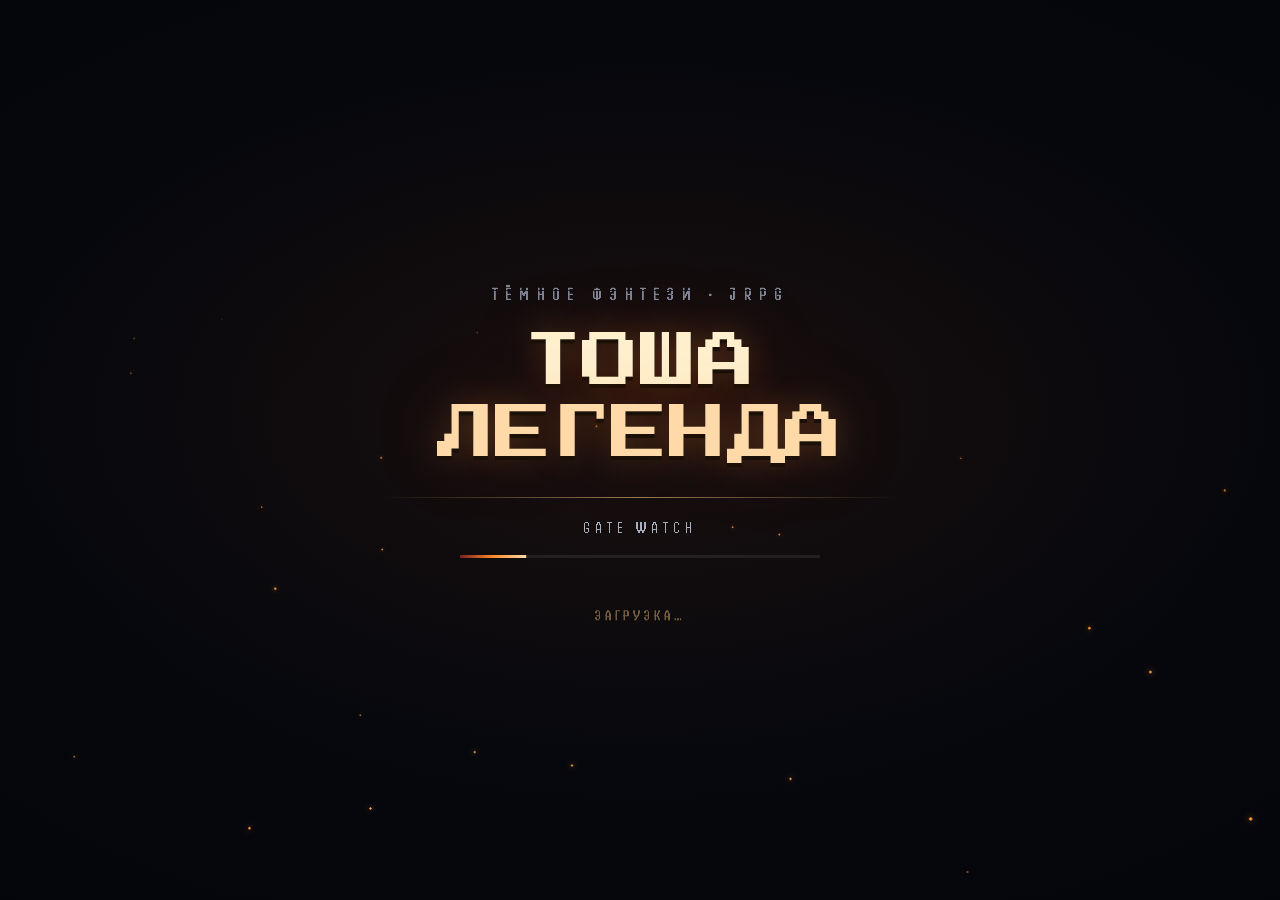
<file: menu-variants/index.html>
<!DOCTYPE html>
<html lang="ru">
<head>
<meta charset="UTF-8">
<meta http-equiv="refresh" content="0; url=variant-b.html">
<title>PC JRPG — меню</title>
</head>
<body>
<p>Открываю меню… <a href="variant-b.html">variant-b.html</a></p>
</body>
</html>
</file>
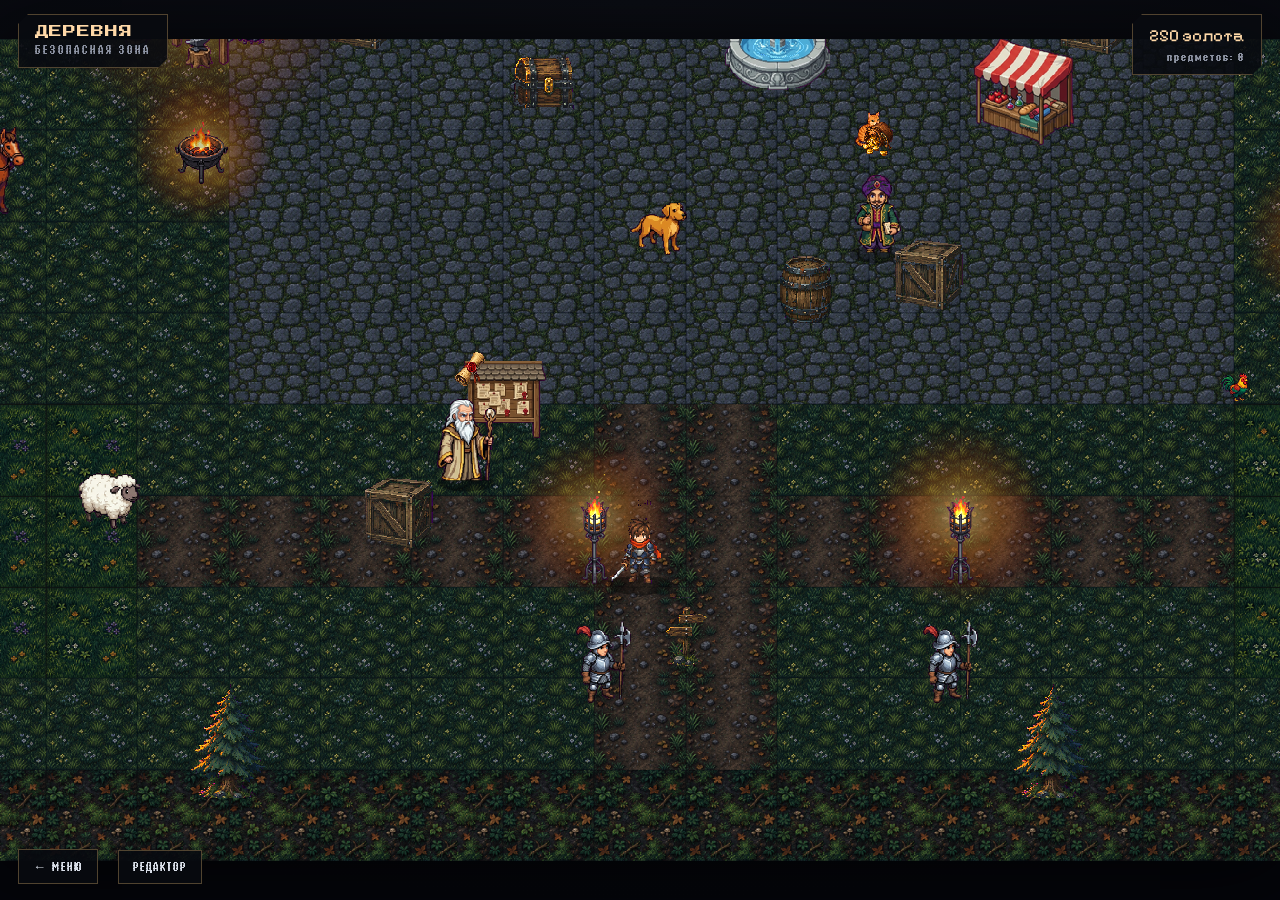
<file: game/village.html>
<!DOCTYPE html>
<html lang="ru">
<head>
<meta charset="UTF-8">
<meta name="viewport" content="width=device-width, initial-scale=1">
<title>Деревня — PC JRPG</title>
<link rel="stylesheet" href="village.css">
</head>
<body>
  <div id="game-wrap">
    <canvas id="game" width="1344" height="864"></canvas>

    <div id="hud">
      <div class="hud-left">
        <div class="hud-area">ДЕРЕВНЯ</div>
        <div class="hud-sub">безопасная зона</div>
      </div>
      <div class="hud-right">
        <div class="hud-gold"><span id="goldValue">250</span> золота</div>
        <div class="hud-inv" id="invValue">предметов: 0</div>
      </div>
    </div>

    <a id="back" href="../menu-variants/variant-b.html">← Меню</a>
    <a id="editor" href="../editor/map-editor.html">Редактор</a>
    <div id="prompt" class="hidden"></div>
    <div id="toast" class="hidden"></div>

    <div id="panel" class="hidden">
      <div id="panel-box">
        <div id="panel-title"></div>
        <div id="panel-body"></div>
        <button id="panel-close" class="px-btn">ЗАКРЫТЬ</button>
      </div>
    </div>
  </div>
<script type="module" src="village.js"></script>
</body>
</html>
</file>
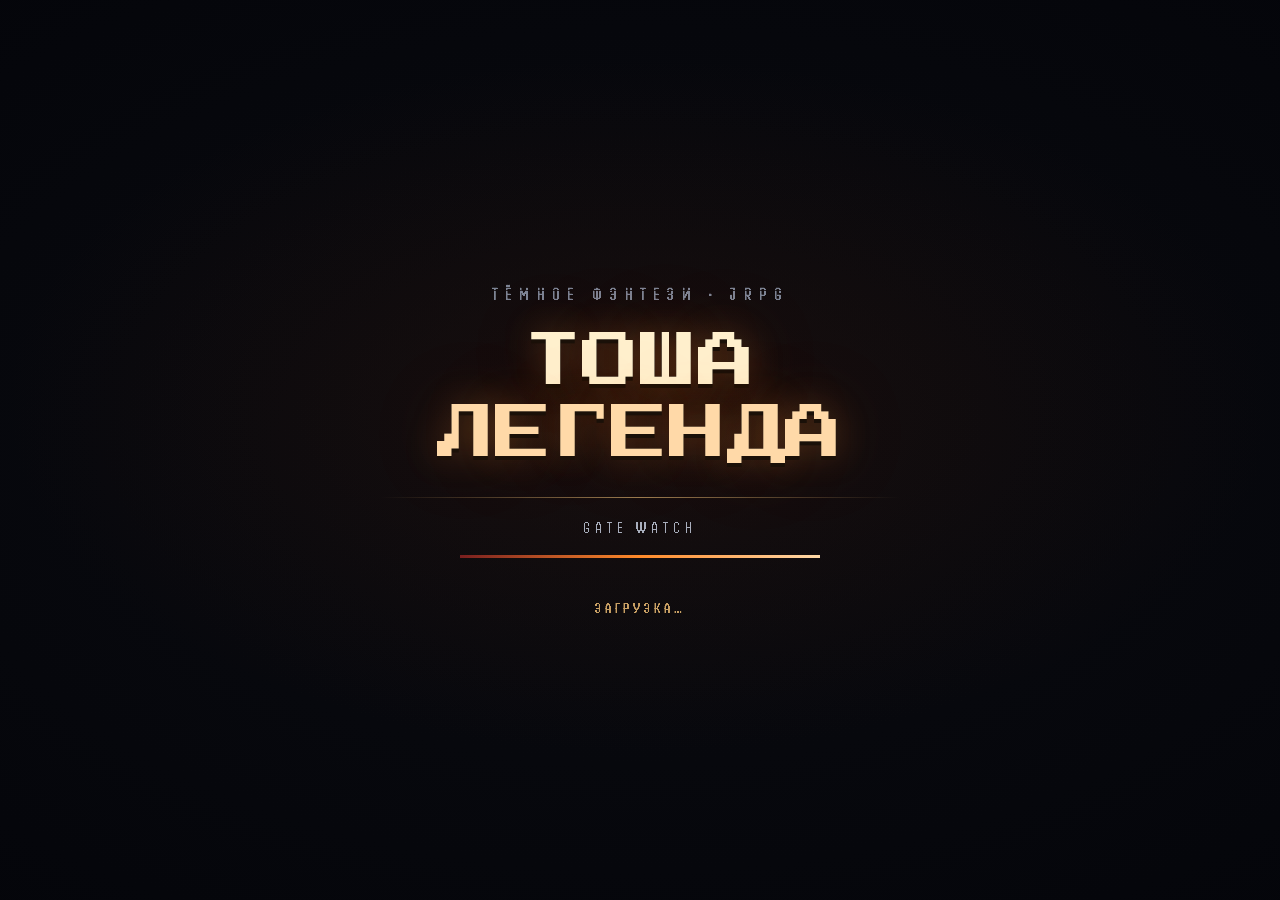
<file: menu-variants/variant-b.html>
<!DOCTYPE html>
<html lang="ru">
<head>
<meta charset="UTF-8">
<meta name="viewport" content="width=device-width, initial-scale=1">
<title>Вариант B — У костра</title>
<link rel="stylesheet" href="shared/menu.css">
<style>
  .stage {
    background-image: url('../public/assets/menu/bg_gate.png');
    background-position: 30% center;
  }

  .title-wrap {
    position: fixed;
    top: 6vh;
    left: 5vw;
    z-index: 12;
  }
  .game-title { font-size: clamp(28px, 4vw, 46px); }
  .tagline { font-size: 15px; margin-top: 14px; }

  .hero {
    --hero-h: 520px;
    --hero-fps: 1.8s;
    right: 7vw;
    bottom: 6vh;
    z-index: 8;
  }

  .menu-wrap {
    position: fixed;
    left: 5vw;
    top: 50%;
    transform: translateY(-50%);
    width: min(430px, 92vw);
    z-index: 14;
  }
  .menu-kicker {
    font-family: 'Handjet', sans-serif;
    font-size: 14px;
    letter-spacing: 5px;
    color: var(--gold-dim);
    text-transform: uppercase;
    margin-bottom: 12px;
    padding-left: 6px;
  }
</style>
</head>
<body>
  <div class="stage"></div>
  <div class="hero" style="--hero-h:520px">
    <div class="hero-shadow"></div>
    <div class="hero-sprite" style="background-image:url('../public/assets/jrpg/hero/idle_left.png')"></div>
  </div>
  <div class="vignette"></div>
  <div class="scanlines"></div>

  <div class="boot" id="boot">
    <div class="boot-inner">
      <div class="boot-kicker">тёмное фэнтези · jrpg</div>
      <div class="boot-logo">ТОША<br><span class="accent">ЛЕГЕНДА</span></div>
      <div class="boot-rule"></div>
      <div class="boot-sub">gate watch</div>
      <div class="boot-bar"><i></i></div>
      <div class="boot-press">ЗАГРУЗКА…</div>
    </div>
  </div>

  <header class="title-wrap">
    <div class="game-title">ТОША <span class="accent">ЛЕГЕНДА</span></div>
    <div class="tagline">врата · ночь · дорога</div>
  </header>

  <main class="menu-shell">
    <div class="menu-wrap">
      <div class="menu-kicker">главное меню</div>
      <nav class="menu-panel">
        <button class="mbtn menu-item" id="newGame" style="--i:0">НАЧАТЬ ПУТЬ<small>новая игра</small></button>
        <button class="mbtn menu-item" id="continueGame" style="--i:1">ПРОДОЛЖИТЬ<small>последний привал</small></button>
        <button class="mbtn menu-item" style="--i:2">ЛАГЕРЬ<small>герои · предметы</small></button>
        <button class="mbtn menu-item" style="--i:3">КАРТА МИРА<small>биомы · локации</small></button>
        <button class="mbtn menu-item" style="--i:4">НАСТРОЙКИ</button>
        <button class="mbtn menu-item" style="--i:5">ВЫХОД</button>
      </nav>
    </div>
  </main>

  <div class="version">PC JRPG · MENU B · v0.1</div>
  <div class="hint">↑ ↓ выбрать · ENTER подтвердить</div>

<script type="module">
  import { initBoot, initMenuNav } from './shared/menu.js';
  initBoot();
  initMenuNav({ axis: 'y' });

  const openVillage = () => { location.href = '../game/village.html'; };
  document.getElementById('newGame')?.addEventListener('click', openVillage);
  document.getElementById('continueGame')?.addEventListener('click', openVillage);
  document.querySelectorAll('.mbtn').forEach((btn) => {
    btn.addEventListener('click', () => {
      btn.classList.add('pressed');
      setTimeout(() => btn.classList.remove('pressed'), 180);
    });
  });
</script>
</body>
</html>
</file>
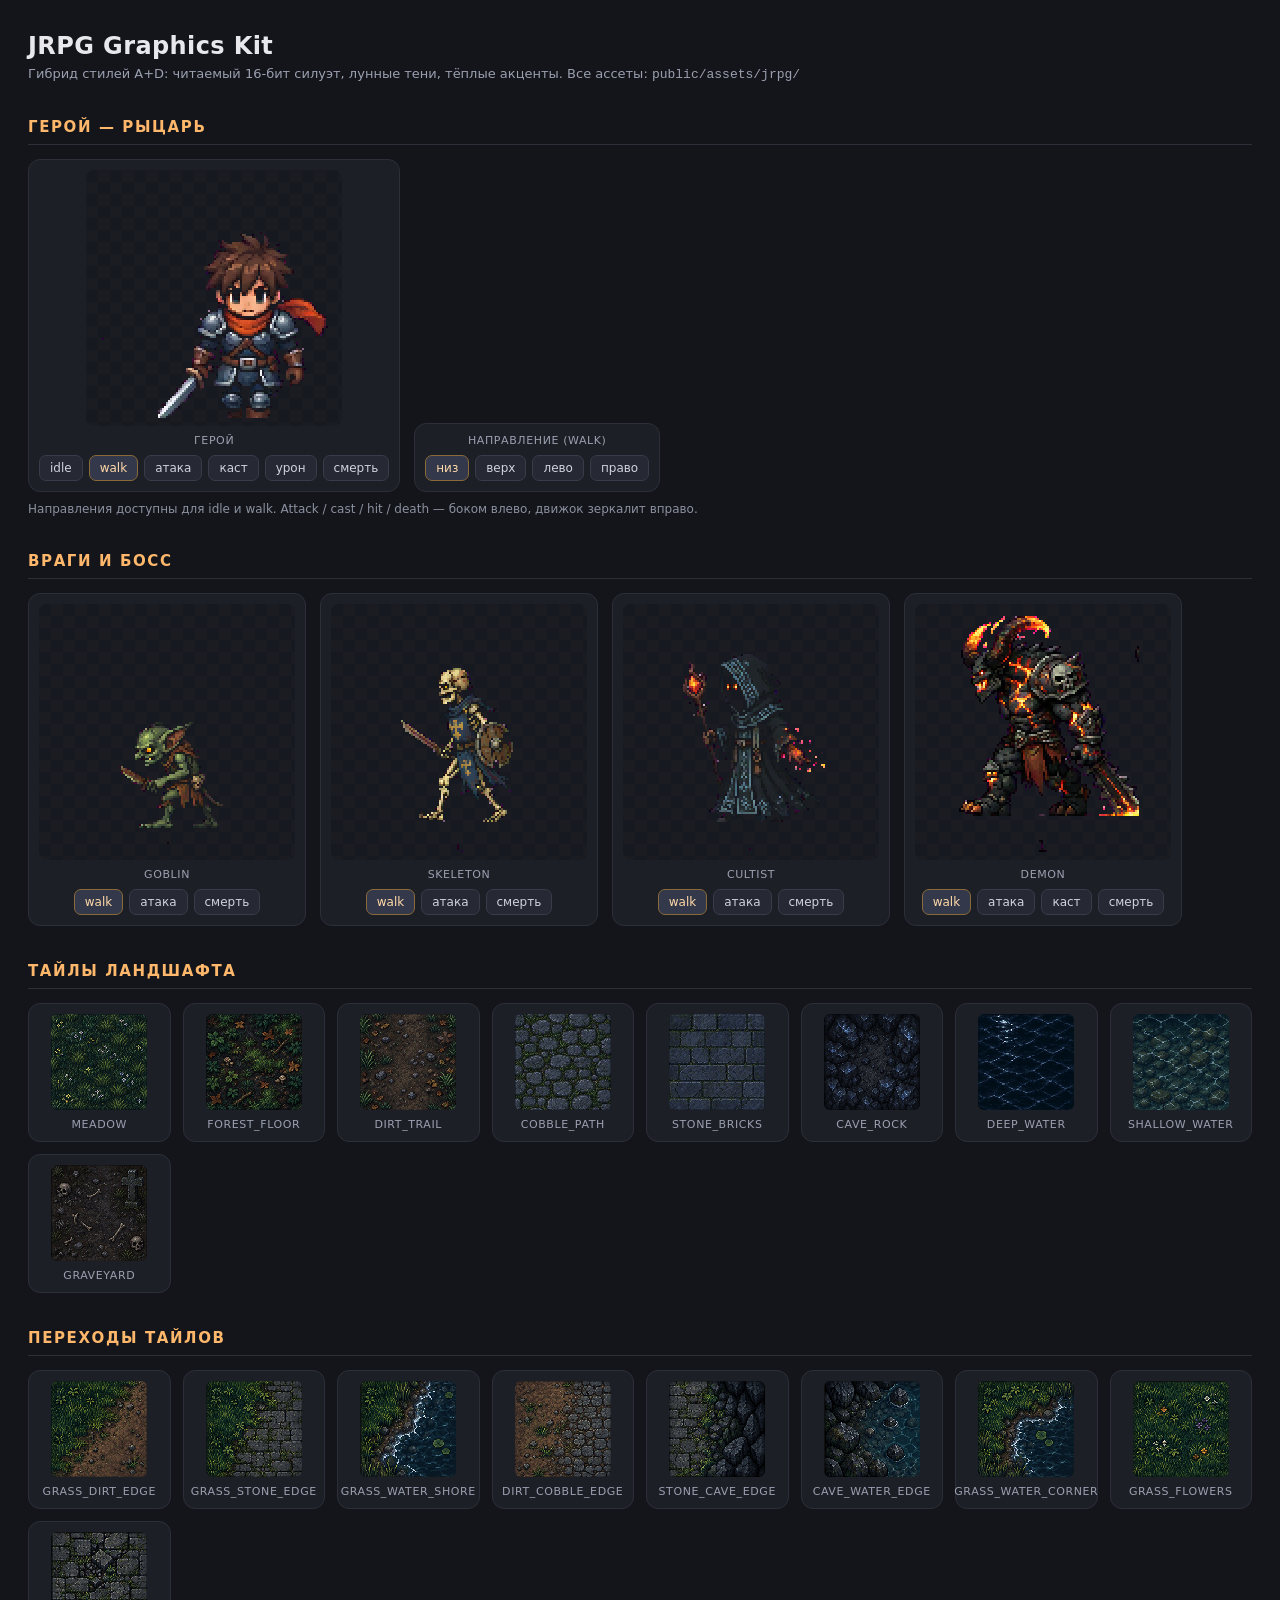
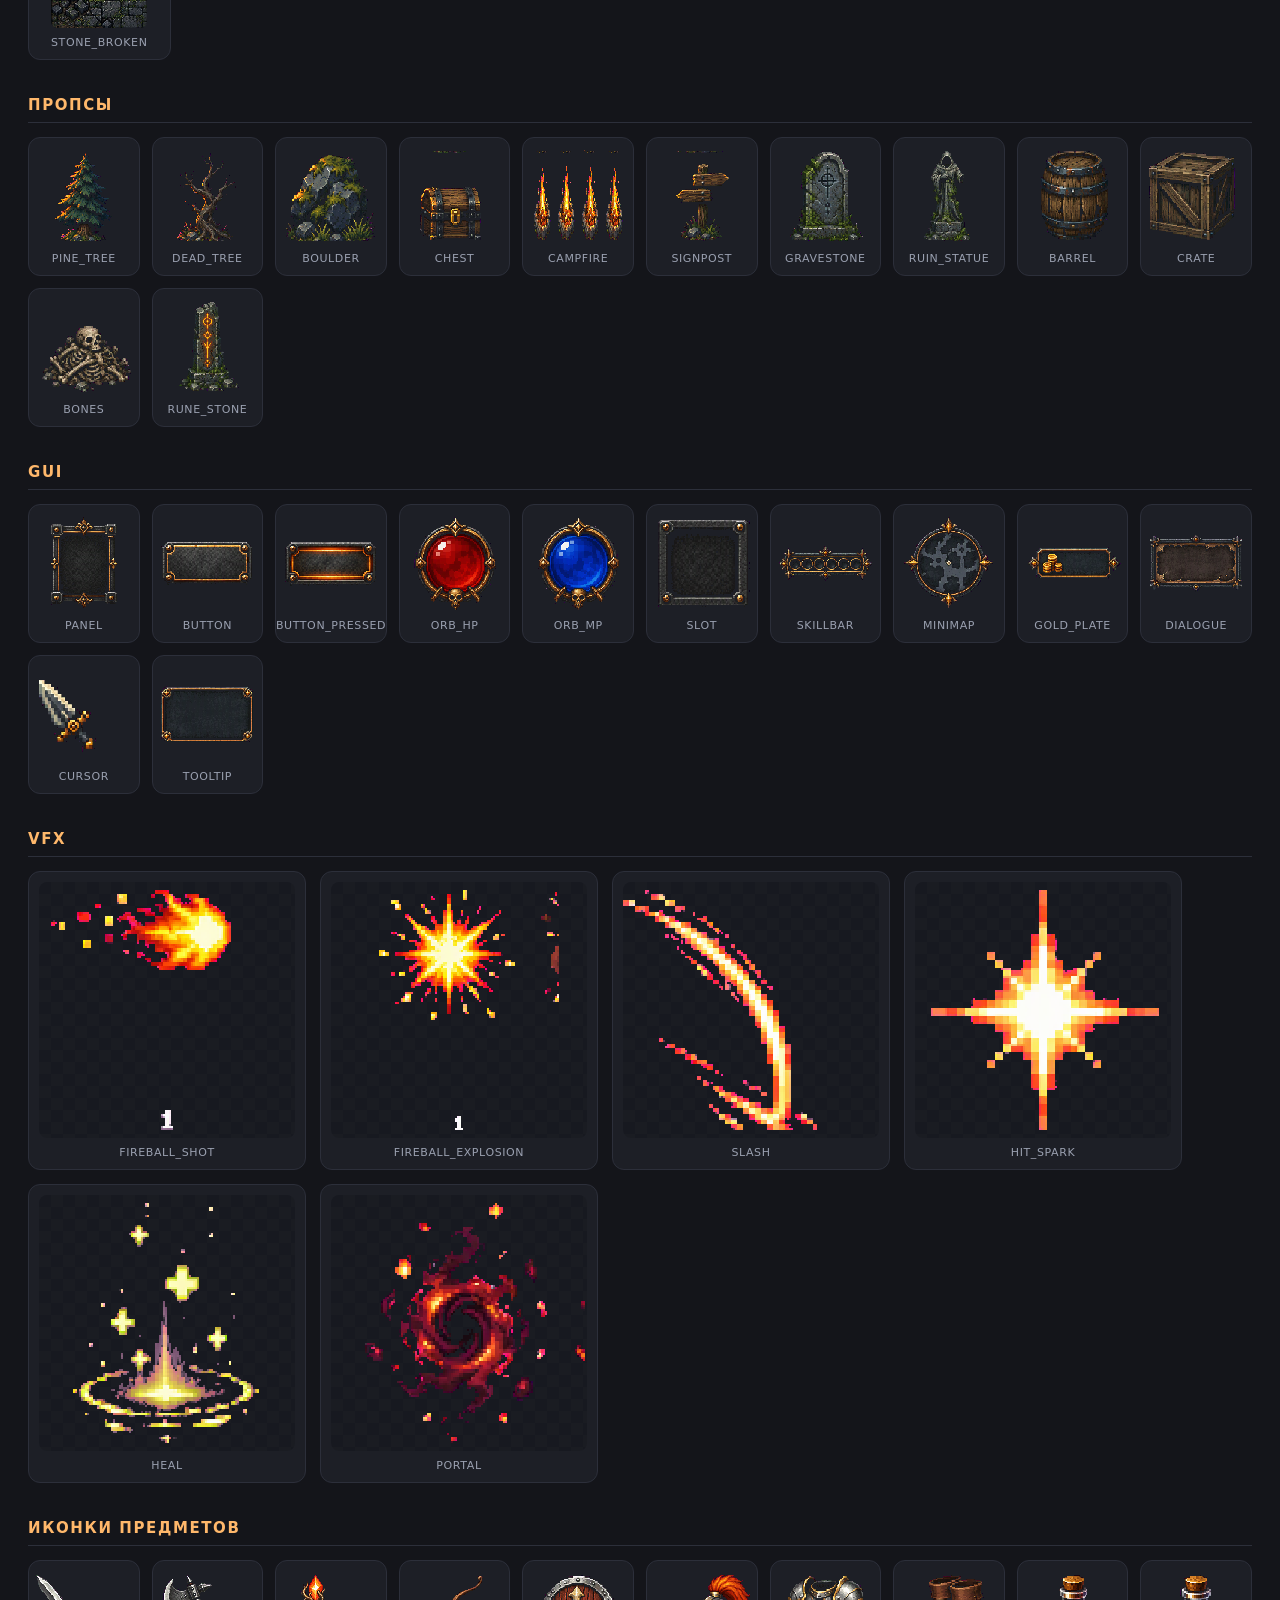
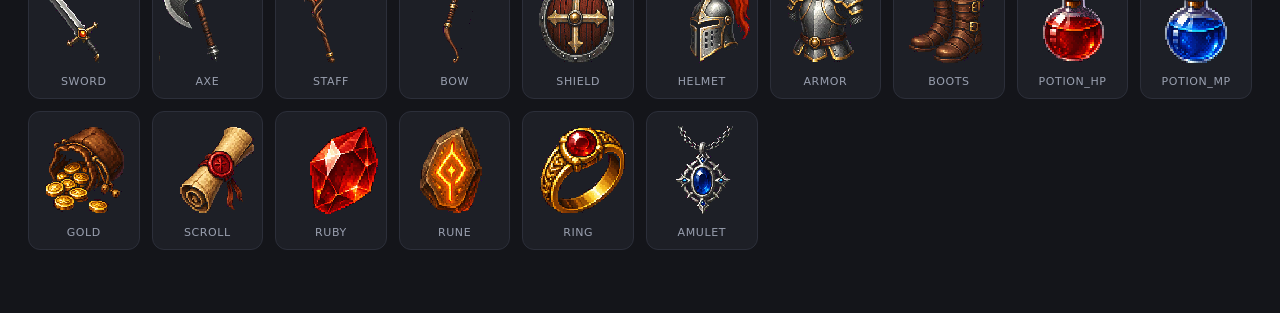
<file: vibe_images/jrpg_preview/preview.html>
<!DOCTYPE html>
<html lang="ru">
<head>
<meta charset="UTF-8">
<meta name="viewport" content="width=device-width, initial-scale=1">
<title>JRPG Graphics Kit — превью ассетов</title>
<style>
  :root { color-scheme: dark; }
  * { box-sizing: border-box; margin: 0; padding: 0; }
  body {
    font-family: "Segoe UI", system-ui, sans-serif;
    background: #14151a;
    color: #e8e8ec;
    padding: 32px 28px 64px;
  }
  h1 { font-size: 24px; letter-spacing: .4px; }
  .sub { color: #9aa0b0; font-size: 13px; margin: 6px 0 28px; }
  h2 {
    font-size: 15px; text-transform: uppercase; letter-spacing: 1.6px;
    color: #ffb86b; margin: 36px 0 14px; padding-bottom: 8px;
    border-bottom: 1px solid #2c2f3a;
  }
  .row { display: flex; flex-wrap: wrap; gap: 14px; align-items: flex-end; }
  .card {
    background: #1d1f26; border: 1px solid #2c2f3a; border-radius: 12px;
    padding: 10px; display: flex; flex-direction: column; align-items: center; gap: 8px;
  }
  .card .label { font-size: 11px; color: #9aa0b0; letter-spacing: .6px; text-transform: uppercase; }
  .stage {
    background:
      repeating-conic-gradient(#1a1c22 0% 25%, #171920 0% 50%) 0 0 / 24px 24px;
    border-radius: 8px;
    display: flex; align-items: center; justify-content: center;
    min-width: 150px; min-height: 150px;
  }
  .sprite {
    width: 256px; height: 256px;
    image-rendering: pixelated;
    background-repeat: no-repeat;
    background-position: 0 0;
    background-size: calc(var(--frames, 2) * 256px) 256px;
    animation: play var(--dur, 0.6s) steps(var(--frames, 2)) infinite;
  }
  @keyframes play {
    from { background-position: 0 0; }
    to { background-position: calc(var(--frames, 2) * -256px) 0; }
  }
  .sprite.paused { animation-play-state: paused; }
  .controls { display: flex; flex-wrap: wrap; gap: 6px; justify-content: center; }
  button {
    font: inherit; font-size: 12px;
    background: #262933; color: #cfd4e0;
    border: 1px solid #383c4a; border-radius: 7px;
    padding: 5px 10px; cursor: pointer;
  }
  button:hover { border-color: #5a6178; }
  button.on { background: #33384a; color: #ffd9a8; border-color: #8a6a3a; }
  .grid { display: grid; gap: 12px; }
  .grid.tiles { grid-template-columns: repeat(auto-fill, minmax(128px, 1fr)); }
  .grid.small { grid-template-columns: repeat(auto-fill, minmax(110px, 1fr)); }
  .tile { width: 100%; aspect-ratio: 1; image-rendering: pixelated; border-radius: 6px; display: block; }
  .smallcard { align-items: center; text-align: center; }
  .smallcard img { width: 96px; height: 96px; image-rendering: pixelated; }
  .stripimg { height: 128px; image-rendering: pixelated; max-width: 100%; }
  .note { color: #8b91a0; font-size: 12px; margin-top: 10px; }
</style>
</head>
<body>
  <h1>JRPG Graphics Kit</h1>
  <div class="sub">Гибрид стилей A+D: читаемый 16-бит силуэт, лунные тени, тёплые акценты. Все ассеты: <code>public/assets/jrpg/</code></div>

  <h2>Герой — рыцарь</h2>
  <div class="row" id="heroRow"></div>
  <div class="note">Направления доступны для idle и walk. Attack / cast / hit / death — боком влево, движок зеркалит вправо.</div>

  <h2>Враги и босс</h2>
  <div class="row" id="enemyRow"></div>

  <h2>Тайлы ландшафта</h2>
  <div class="grid tiles" id="tileGrid"></div>

  <h2>Переходы тайлов</h2>
  <div class="grid tiles" id="transGrid"></div>

  <h2>Пропсы</h2>
  <div class="grid small" id="propGrid"></div>

  <h2>GUI</h2>
  <div class="grid small" id="guiGrid"></div>

  <h2>VFX</h2>
  <div class="row" id="vfxRow"></div>

  <h2>Иконки предметов</h2>
  <div class="grid small" id="itemGrid"></div>

<script src="manifest.js"></script>
<script type="module">
const BASE = '../../public/assets/jrpg/';
const manifest = window.JRPG_MANIFEST ?? await fetch(BASE + 'manifest.json').then((r) => r.json());
const el = (tag, cls, html) => {
  const node = document.createElement(tag);
  if (cls) node.className = cls;
  if (html !== undefined) node.innerHTML = html;
  return node;
};

const DIRS = { front: 'низ', back: 'верх', left: 'лево', right: 'право' };
const ACTION_NAMES = { idle: 'idle', walk: 'walk', attack: 'атака', cast: 'каст', hit: 'урон', death: 'смерть' };
const ACTION_DUR = { idle: 0.8, walk: 0.57, attack: 0.6, cast: 0.75, hit: 0.25, death: 1.0 };
const ENEMY_DUR = { walk: 0.67, attack: 0.5, cast: 0.5, death: 0.5 };

function spriteCard(file, frames, dur, label) {
  const card = el('div', 'card');
  const stage = el('div', 'stage');
  const sprite = el('div', 'sprite');
  sprite.style.backgroundImage = `url(${BASE}${file})`;
  sprite.style.setProperty('--frames', frames);
  sprite.style.setProperty('--dur', dur + 's');
  stage.append(sprite);
  card.append(stage, el('div', 'label', `${label} · ${frames} кадр.`));
  return { card, sprite };
}

// ---------- герой ----------
const heroRow = document.getElementById('heroRow');
let heroSprite = null;
let heroDir = 'front';

function showHero(action, dir = heroDir) {
  heroDir = dir;
  const act = manifest.hero.actions[action];
  const file = act.directions ? `hero/${act.directions[dir].file}` : `hero/${act.file}`;
  const frames = act.directions ? act.directions[dir].frames : act.frames;
  if (heroSprite) {
    heroSprite.style.backgroundImage = `url(${BASE}${file})`;
    heroSprite.style.setProperty('--frames', frames);
    heroSprite.style.setProperty('--dur', ACTION_DUR[action] + 's');
  }
  heroRow.querySelectorAll('button').forEach((b) => {
    b.classList.toggle('on', b.dataset.kind === 'action' ? b.dataset.value === action : b.dataset.value === dir);
  });
}

{
  const card = el('div', 'card');
  const stage = el('div', 'stage');
  heroSprite = el('div', 'sprite');
  stage.append(heroSprite);
  const controls = el('div', 'controls');
  for (const [action, label] of Object.entries(ACTION_NAMES)) {
    const b = el('button', '', label);
    b.dataset.kind = 'action';
    b.dataset.value = action;
    b.onclick = () => showHero(action);
    controls.append(b);
  }
  card.append(stage, el('div', 'label', 'герой'), controls);
  heroRow.append(card);

  const dirs = el('div', 'controls');
  for (const [dir, label] of Object.entries(DIRS)) {
    const b = el('button', '', label);
    b.dataset.kind = 'dir';
    b.dataset.value = dir;
    b.onclick = () => showHero('walk', dir);
    dirs.append(b);
  }
  const dirCard = el('div', 'card');
  dirCard.append(el('div', 'label', 'направление (walk)'), dirs);
  heroRow.append(dirCard);
  showHero('walk', 'front');
}

// ---------- враги ----------
const enemyRow = document.getElementById('enemyRow');
for (const [name, data] of Object.entries(manifest.enemies)) {
  const card = el('div', 'card');
  const stage = el('div', 'stage');
  const sprite = el('div', 'sprite');
  stage.append(sprite);
  const controls = el('div', 'controls');
  const play = (action) => {
    const act = data.actions[action];
    sprite.style.backgroundImage = `url(${BASE}enemies/${act.file})`;
    sprite.style.setProperty('--frames', act.frames);
    sprite.style.setProperty('--dur', (ENEMY_DUR[action] ?? 0.6) + 's');
    controls.querySelectorAll('button').forEach((b) => b.classList.toggle('on', b.dataset.value === action));
  };
  for (const action of Object.keys(data.actions)) {
    const b = el('button', '', ACTION_NAMES[action] ?? action);
    b.dataset.value = action;
    b.onclick = () => play(action);
    controls.append(b);
  }
  card.append(stage, el('div', 'label', name), controls);
  enemyRow.append(card);
  play('walk');
}

// ---------- тайлы ----------
const tileNames = ['meadow', 'forest_floor', 'dirt_trail', 'cobble_path', 'stone_bricks', 'cave_rock', 'deep_water', 'shallow_water', 'graveyard'];
const transNames = ['grass_dirt_edge', 'grass_stone_edge', 'grass_water_shore', 'dirt_cobble_edge', 'stone_cave_edge', 'cave_water_edge', 'grass_water_corner', 'grass_flowers', 'stone_broken'];
for (const [id, names] of [['tileGrid', tileNames], ['transGrid', transNames]]) {
  const grid = document.getElementById(id);
  for (const name of names) {
    const card = el('div', 'card smallcard');
    const img = el('img', 'tile');
    img.src = BASE + 'tiles/' + name + '.png';
    img.alt = name;
    card.append(img, el('div', 'label', name));
    grid.append(card);
  }
}

// ---------- простые сетки ----------
function simpleGrid(id, items) {
  const grid = document.getElementById(id);
  for (const [name, file] of items) {
    const card = el('div', 'card smallcard');
    const img = el('img');
    img.src = BASE + file;
    img.alt = name;
    card.append(img, el('div', 'label', name));
    grid.append(card);
  }
}
simpleGrid('propGrid', Object.entries(manifest.props).filter(([k]) => k !== 'cell').map(([k, v]) => [k, v.file]));
simpleGrid('guiGrid', Object.entries(manifest.gui.elements).map(([k, v]) => [k, v.file]));
simpleGrid('itemGrid', Object.entries(manifest.items.items).map(([k, v]) => [k, v.file]));

// ---------- VFX как анимированные ленты ----------
const vfxRow = document.getElementById('vfxRow');
for (const [name, data] of Object.entries(manifest.vfx)) {
  if (name === 'cell') continue;
  const card = el('div', 'card');
  const stage = el('div', 'stage');
  const sprite = el('div', 'sprite');
  sprite.style.backgroundImage = `url(${BASE}${data.file})`;
  sprite.style.setProperty('--frames', data.frames);
  sprite.style.setProperty('--dur', (data.frames / (data.fps ?? 12)) + 's');
  stage.append(sprite);
  card.append(stage, el('div', 'label', name));
  vfxRow.append(card);
}
</script>
</body>
</html>
</file>
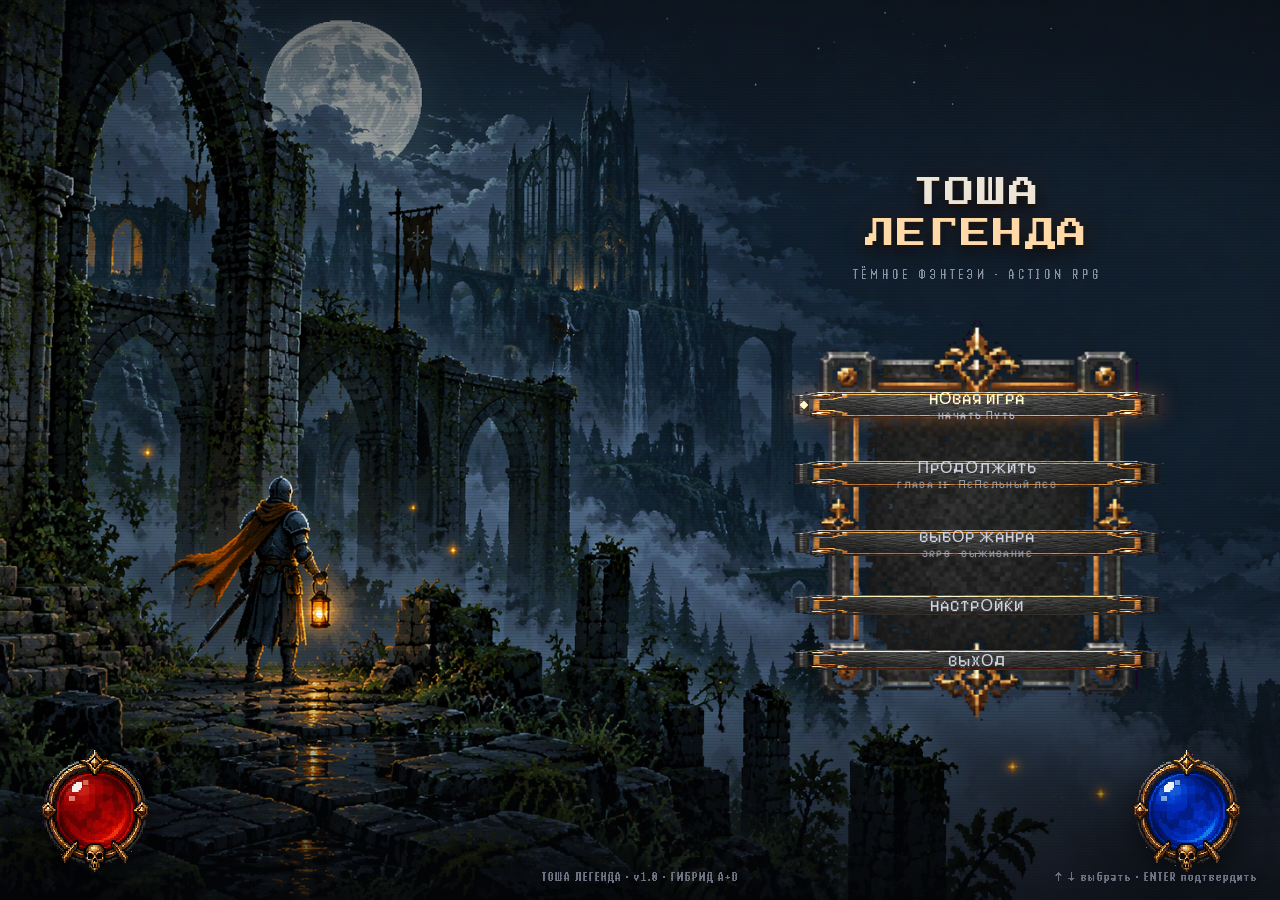
<file: vibe_images/menu_preview/menu_a.html>
<!DOCTYPE html>
<html lang="ru">
<head>
<meta charset="UTF-8">
<meta name="viewport" content="width=device-width, initial-scale=1">
<title>Меню A — Руины</title>
<link rel="stylesheet" href="menu.css">
<style>
  .stage { background-image: url('bg_ruins.png'); }

  .menu-wrap {
    position: fixed;
    right: 6vw;
    top: 50%;
    transform: translateY(-50%);
    width: min(452px, 90vw);
  }

  .title-block { text-align: center; margin-bottom: 30px; }
  .game-title { font-size: 30px; }
  .tagline { font-size: 15px; margin-top: 12px; }

  .menu-panel {
    display: flex;
    flex-direction: column;
    gap: 9px;
    padding: 62px 32px 44px;
  }

  .menu-panel .mbtn { padding-top: 14px; padding-bottom: 13px; }

  .menu-panel .mbtn small { color: #9aa1b2; }

  .orb {
    position: fixed;
    bottom: 26px;
    width: 128px;
    height: 128px;
    image-rendering: pixelated;
    filter: drop-shadow(0 8px 18px rgba(0, 0, 0, .7));
  }
  .orb.hp { left: 30px; }
  .orb.mp { right: 30px; }
  .orb::after {
    content: attr(data-label);
    position: absolute;
    left: 50%;
    bottom: -4px;
    transform: translateX(-50%);
    font-family: 'Handjet', sans-serif;
    font-size: 13px;
    letter-spacing: 3px;
    color: var(--gold-dim);
  }

  .footer-title { left: 50%; transform: translateX(-50%); }
</style>
</head>
<body>
  <div class="stage"></div>
  <div class="vignette"></div>
  <div class="scanlines"></div>

  <div class="menu-wrap">
    <div class="title-block">
      <div class="game-title">ТОША<br><span class="accent">ЛЕГЕНДА</span></div>
      <div class="tagline">тёмное фэнтези · action rpg</div>
    </div>

    <nav class="menu-panel panel">
      <button class="mbtn">НОВАЯ ИГРА<small>Начать путь</small></button>
      <button class="mbtn">ПРОДОЛЖИТЬ<small>Глава II · Пепельный лес</small></button>
      <button class="mbtn">ВЫБОР ЖАНРА<small>JRPG · Выживание</small></button>
      <button class="mbtn">НАСТРОЙКИ</button>
      <button class="mbtn">ВЫХОД</button>
    </nav>
  </div>

  <img class="orb hp" data-label="ЖИЗНЬ" src="../../public/assets/jrpg/gui/orb_hp.png" alt="">
  <img class="orb mp" data-label="МАНА" src="../../public/assets/jrpg/gui/orb_mp.png" alt="">

  <div class="version footer-title">ТОША ЛЕГЕНДА · v1.0 · ГИБРИД A+D</div>
  <div class="hint">↑ ↓ выбрать · ENTER подтвердить</div>

<script type="module">
  import { initMenu } from './menu.js';
  initMenu({ axis: 'y' });
  document.querySelectorAll('.mbtn').forEach((b) => b.addEventListener('click', () => {
    b.classList.add('pressed');
    setTimeout(() => b.classList.remove('pressed'), 180);
  }));
</script>
</body>
</html>
</file>
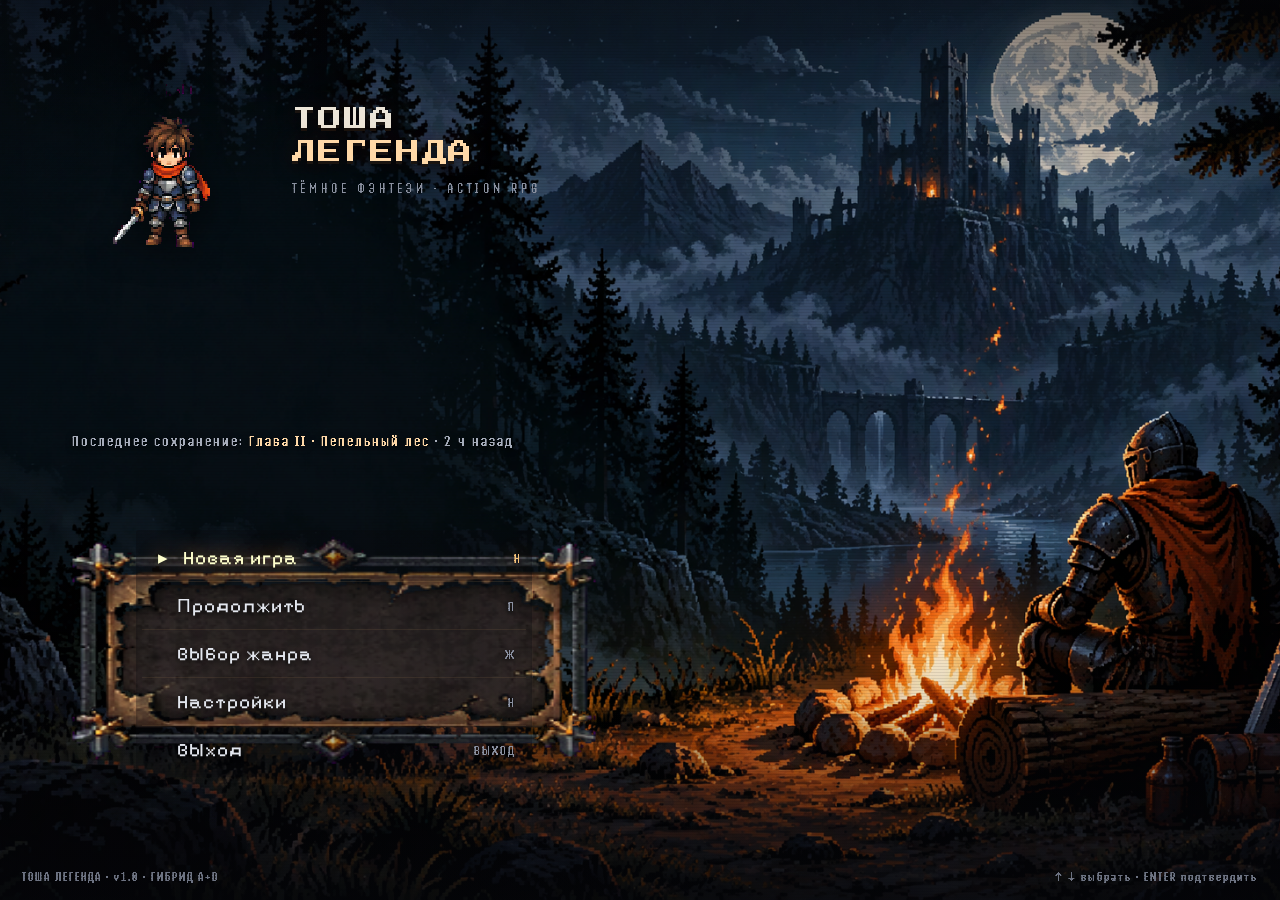
<file: vibe_images/menu_preview/menu_b.html>
<!DOCTYPE html>
<html lang="ru">
<head>
<meta charset="UTF-8">
<meta name="viewport" content="width=device-width, initial-scale=1">
<title>Меню B — Привал</title>
<link rel="stylesheet" href="menu.css">
<style>
  .stage { background-image: url('bg_campfire.png'); }

  .brand {
    position: fixed;
    left: 5vw;
    top: 5vh;
    display: flex;
    align-items: center;
    gap: 18px;
  }

  .brand-sprite {
    width: 210px;
    height: 210px;
    image-rendering: pixelated;
    background: url('../../public/assets/jrpg/hero/idle_front.png') 0 0 / 420px 210px no-repeat;
    animation: heroIdle 1.6s steps(2) infinite;
    filter: drop-shadow(0 10px 14px rgba(0, 0, 0, .6));
  }

  @keyframes heroIdle {
    from { background-position: 0 0; }
    to { background-position: -420px 0; }
  }

  .brand .game-title { font-size: 24px; }
  .brand .tagline { font-size: 15px; margin-top: 12px; }

  .menu-wrap {
    position: fixed;
    left: 5vw;
    bottom: 7vh;
    width: min(540px, 92vw);
  }

  .save-info {
    font-family: 'Handjet', sans-serif;
    font-size: 16px;
    letter-spacing: 2px;
    color: #a7adbb;
    text-shadow: 0 2px 6px rgba(0, 0, 0, .9);
    margin-bottom: 12px;
    padding-left: 8px;
  }

  .save-info b { color: var(--gold); font-weight: 400; }

  .dialog-panel { padding: 68px 72px 60px; }

  .dialog-inner {
    display: flex;
    flex-direction: column;
    gap: 0;
    padding: 4px 6px;
    background: linear-gradient(180deg, rgba(8, 9, 14, .38), rgba(8, 9, 14, .28));
    border-radius: 3px;
  }

  .tbtn {
    display: flex;
    align-items: center;
    gap: 14px;
    width: 100%;
    padding: 12px 10px;
    border: 0;
    border-bottom: 1px solid rgba(201, 160, 100, .1);
    background: transparent;
    color: #e3e7ef;
    font-family: 'Pixelify Sans', sans-serif;
    font-size: 19px;
    letter-spacing: 1px;
    text-align: left;
    text-shadow: 0 2px 6px rgba(0, 0, 0, .85);
    cursor: pointer;
    transition: color .15s, text-shadow .15s, transform .15s;
  }

  .tbtn:last-child { border-bottom: 0; }

  .tbtn::before {
    content: '▸';
    position: static;
    width: auto;
    height: auto;
    margin: 0;
    transform: none;
    background: none;
    box-shadow: none;
    color: transparent;
    transition: color .15s;
  }

  .tbtn:hover,
  .tbtn.sel {
    color: var(--gold);
    text-shadow: var(--glow);
    transform: translateX(6px);
  }

  .tbtn:hover::before,
  .tbtn.sel::before { color: var(--gold); transform: none; }

  .tbtn small {
    margin-left: auto;
    font-family: 'Handjet', sans-serif;
    font-size: 14px;
    letter-spacing: 2px;
    color: #8a90a0;
  }

  .tbtn:hover small,
  .tbtn.sel small { color: var(--gold-dim); }
</style>
</head>
<body>
  <div class="stage"></div>
  <div class="vignette"></div>
  <div class="scanlines"></div>

  <header class="brand">
    <div class="brand-sprite"></div>
    <div>
      <div class="game-title">ТОША<br><span class="accent">ЛЕГЕНДА</span></div>
      <div class="tagline">тёмное фэнтези · action rpg</div>
    </div>
  </header>

  <div class="menu-wrap">
    <div class="save-info">Последнее сохранение: <b>Глава II · Пепельный лес</b> · 2 ч назад</div>
    <nav class="dialog-panel">
      <div class="dialog-inner">
        <button class="mbtn tbtn">Новая игра <small>н</small></button>
        <button class="mbtn tbtn">Продолжить <small>п</small></button>
        <button class="mbtn tbtn">Выбор жанра <small>ж</small></button>
        <button class="mbtn tbtn">Настройки <small>н</small></button>
        <button class="mbtn tbtn">Выход <small>выход</small></button>
      </div>
    </nav>
  </div>

  <div class="version">ТОША ЛЕГЕНДА · v1.0 · ГИБРИД A+D</div>
  <div class="hint">↑ ↓ выбрать · ENTER подтвердить</div>

<script type="module">
  import { initMenu } from './menu.js';
  initMenu({ axis: 'y' });
</script>
</body>
</html>
</file>
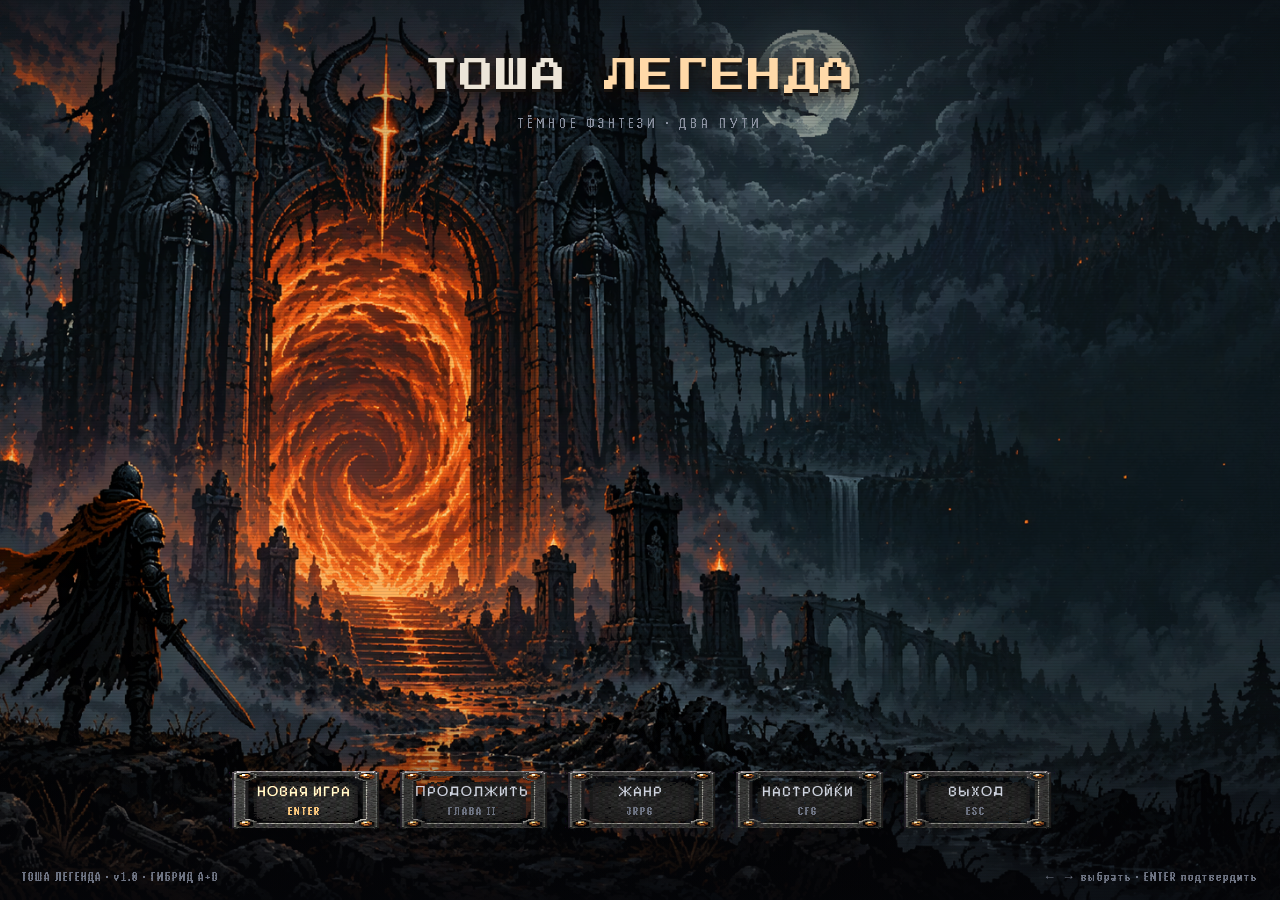
<file: vibe_images/menu_preview/menu_c.html>
<!DOCTYPE html>
<html lang="ru">
<head>
<meta charset="UTF-8">
<meta name="viewport" content="width=device-width, initial-scale=1">
<title>Меню C — Врата</title>
<link rel="stylesheet" href="menu.css">
<style>
  .stage { background-image: url('bg_gate.png'); }

  .title-wrap {
    position: fixed;
    top: 6vh;
    left: 0;
    right: 0;
    text-align: center;
  }

  .game-title { font-size: 34px; }
  .tagline { font-size: 16px; margin-top: 14px; }

  .menu-bar {
    position: fixed;
    left: 50%;
    bottom: 6vh;
    transform: translateX(-50%);
    display: flex;
    gap: 10px;
    padding: 14px 18px;
    max-width: 96vw;
  }

  .mbtn.wide {
    width: auto;
    min-width: 158px;
    padding: 14px 20px;
    background-image: url('../../public/assets/jrpg/gui/slot.png');
    font-size: 15px;
  }

  .mbtn.wide:hover,
  .mbtn.wide.sel {
    background-image: url('../../public/assets/jrpg/gui/slot.png');
    filter: brightness(1.25);
  }

  .mbtn.wide::before { display: none; }

  .mbtn.wide .key {
    display: block;
    font-family: 'Handjet', sans-serif;
    font-size: 12px;
    letter-spacing: 2px;
    color: #6d7382;
    margin-top: 4px;
  }

  .mbtn.wide:hover .key,
  .mbtn.wide.sel .key { color: var(--gold-dim); }

  /* оверлей выбора жанра */
  .mode-overlay {
    position: fixed;
    inset: 0;
    display: flex;
    flex-direction: column;
    align-items: center;
    justify-content: center;
    gap: 26px;
    background: rgba(6, 7, 11, .82);
    backdrop-filter: blur(6px);
    opacity: 0;
    pointer-events: none;
    transition: opacity .25s;
    z-index: 10;
  }

  .mode-overlay.open { opacity: 1; pointer-events: auto; }

  .mode-kicker {
    font-family: 'Handjet', sans-serif;
    font-size: 19px;
    letter-spacing: 7px;
    color: var(--gold-dim);
    text-transform: uppercase;
    text-shadow: 0 0 20px rgba(255, 150, 60, .3);
  }

  .mode-cards { display: flex; gap: 26px; flex-wrap: wrap; justify-content: center; }

  .mode-card {
    width: 336px;
    padding: 40px 44px 46px;
    display: flex;
    flex-direction: column;
    align-items: center;
    gap: 12px;
    text-align: center;
    cursor: pointer;
    transition: filter .2s, transform .2s;
  }

  .mode-card:hover { filter: brightness(1.15); transform: translateY(-4px); }

  .mode-sprite {
    width: 196px;
    height: 196px;
    image-rendering: pixelated;
    margin-bottom: 2px;
  }

  .mode-card.survivor .mode-sprite {
    background: url('../../public/assets/jrpg/enemies/goblin_walk.png') 0 0 / 784px 196px no-repeat;
    animation: strip4 1.6s steps(4) infinite;
  }

  .mode-card.jrpg .mode-sprite {
    background: url('../../public/assets/jrpg/hero/idle_front.png') 0 0 / 392px 196px no-repeat;
    animation: strip2 1.8s steps(2) infinite;
  }

  @keyframes strip4 {
    from { background-position: 0 0; }
    to { background-position: -784px 0; }
  }

  @keyframes strip2 {
    from { background-position: 0 0; }
    to { background-position: -392px 0; }
  }

  .mode-name {
    font-family: 'Press Start 2P', monospace;
    font-size: 15px;
    color: #ece5d8;
    letter-spacing: 1px;
    text-shadow: 0 2px 0 #15100a, 0 0 16px rgba(255, 140, 50, .2);
  }

  .mode-desc {
    font-size: 13px;
    color: #a9aebd;
    line-height: 1.55;
    min-height: 63px;
    max-width: 218px;
  }

  .mode-card .mbtn { margin-top: 8px; width: 78%; }

  .close-hint {
    font-family: 'Handjet', sans-serif;
    font-size: 13px;
    letter-spacing: 2px;
    color: #6d7382;
  }
</style>
</head>
<body>
  <div class="stage"></div>
  <div class="vignette"></div>
  <div class="scanlines"></div>

  <div class="title-wrap">
    <div class="game-title">ТОША <span class="accent">ЛЕГЕНДА</span></div>
    <div class="tagline">тёмное фэнтези · два пути</div>
  </div>

  <nav class="menu-bar">
    <button class="mbtn wide" id="newGame">НОВАЯ ИГРА<span class="key">ENTER</span></button>
    <button class="mbtn wide">ПРОДОЛЖИТЬ<span class="key">ГЛАВА II</span></button>
    <button class="mbtn wide" id="modeBtn">ЖАНР<span class="key">JRPG</span></button>
    <button class="mbtn wide">НАСТРОЙКИ<span class="key">CFG</span></button>
    <button class="mbtn wide">ВЫХОД<span class="key">ESC</span></button>
  </nav>

  <div class="mode-overlay" id="modeOverlay">
    <div class="mode-kicker">Выберите жанр</div>
    <div class="mode-cards">
      <div class="mode-card panel jrpg" data-mode="jrpg">
        <div class="mode-sprite"></div>
        <div class="mode-name">JRPG</div>
        <div class="mode-desc">Мрачное экшен-RPG в духе Diablo: биомы, боссы, лут и руны. Сюжетная кампания.</div>
        <button class="mbtn">НАЧАТЬ</button>
      </div>
      <div class="mode-card panel survivor" data-mode="survivor">
        <div class="mode-sprite"></div>
        <div class="mode-name">ВЫЖИВАНИЕ</div>
        <div class="mode-desc">Волны врагов, автоатаки и прокачка забега. Режим Vampire Survivors.</div>
        <button class="mbtn">НАЧАТЬ</button>
      </div>
    </div>
    <div class="close-hint">ESC — закрыть</div>
  </div>

  <div class="version">ТОША ЛЕГЕНДА · v1.0 · ГИБРИД A+D</div>
  <div class="hint">← → выбрать · ENTER подтвердить</div>

<script type="module">
  import { initMenu } from './menu.js';
  initMenu({ axis: 'x' });

  const overlay = document.getElementById('modeOverlay');
  const open = () => overlay.classList.add('open');
  const close = () => overlay.classList.remove('open');
  if (new URLSearchParams(location.search).has('mode') || location.hash === '#mode') open();

  document.getElementById('newGame').addEventListener('click', open);
  document.getElementById('modeBtn').addEventListener('click', open);
  addEventListener('keydown', (e) => { if (e.key === 'Escape') close(); });
  overlay.addEventListener('click', (e) => { if (e.target === overlay) close(); });
  document.querySelectorAll('.mode-card').forEach((card) => {
    card.querySelector('.mbtn').addEventListener('click', (e) => {
      e.stopPropagation();
      card.querySelector('.mbtn').textContent = 'ЗАГРУЗКА…';
      setTimeout(close, 900);
    });
  });
</script>
</body>
</html>
</file>
<file: game/village.css>
@font-face {
  font-family: 'Press Start 2P';
  src: url('../public/assets/fonts/pressstart2p-400-cyrillic.woff2') format('woff2');
  unicode-range: U+0301, U+0400-045F, U+0490-0491, U+04B0-04B1, U+2116;
  font-display: swap;
}
@font-face {
  font-family: 'Press Start 2P';
  src: url('../public/assets/fonts/pressstart2p-400-latin.woff2') format('woff2');
  font-display: swap;
}
@font-face {
  font-family: 'Pixelify Sans';
  src: url('../public/assets/fonts/pixelifysans-400-cyrillic.woff2') format('woff2');
  unicode-range: U+0301, U+0400-045F, U+0490-0491, U+04B0-04B1, U+2116;
  font-display: swap;
}
@font-face {
  font-family: 'Pixelify Sans';
  src: url('../public/assets/fonts/pixelifysans-400-latin.woff2') format('woff2');
  font-display: swap;
}
@font-face {
  font-family: 'Handjet';
  src: url('../public/assets/fonts/handjet-300-cyrillic.woff2') format('woff2');
  unicode-range: U+0301, U+0400-045F, U+0490-0491, U+04B0-04B1, U+2116;
  font-display: swap;
}
@font-face {
  font-family: 'Handjet';
  src: url('../public/assets/fonts/handjet-300-latin.woff2') format('woff2');
  font-display: swap;
}

:root {
  --gold: #ffd9a8;
  --gold-dim: #c9a064;
  --ink: #d9dee8;
  --ink-dim: #8b91a0;
  --panel: rgba(8, 10, 16, 0.9);
  --line: rgba(201, 160, 100, 0.38);
}

* { box-sizing: border-box; margin: 0; padding: 0; }
html, body { height: 100%; }
body {
  background: #05060a;
  color: var(--ink);
  font-family: 'Pixelify Sans', system-ui, sans-serif;
  overflow: hidden;
}

#game-wrap { position: fixed; inset: 0; display: grid; place-items: center; background: radial-gradient(120% 100% at 50% 0%, #0b0d14, #04050a); }
#game {
  width: min(100vw, calc(100vh * 1.5556));
  height: auto;
  max-height: 100vh;
  image-rendering: pixelated;
  image-rendering: crisp-edges;
  background: #000;
  box-shadow: 0 0 80px rgba(0,0,0,.8);
}

#hud {
  position: fixed;
  top: 14px;
  left: 18px;
  right: 18px;
  display: flex;
  justify-content: space-between;
  align-items: flex-start;
  pointer-events: none;
  z-index: 10;
}
.hud-left, .hud-right {
  padding: 10px 16px;
  background: var(--panel);
  border: 1px solid var(--line);
  clip-path: polygon(10px 0, 100% 0, 100% calc(100% - 10px), calc(100% - 10px) 100%, 0 100%, 0 10px);
  box-shadow: 0 10px 30px rgba(0,0,0,.5);
}
.hud-area { font-family: 'Press Start 2P', monospace; font-size: 13px; color: var(--gold); letter-spacing: 1px; }
.hud-sub { margin-top: 5px; font-family: 'Handjet', sans-serif; font-size: 13px; letter-spacing: 3px; color: var(--ink-dim); text-transform: uppercase; }
.hud-right { text-align: right; }
.hud-gold { font-size: 17px; color: var(--gold); }
.hud-inv { margin-top: 4px; font-family: 'Handjet', sans-serif; font-size: 12px; letter-spacing: 2px; color: var(--ink-dim); }

#back,
#editor {
  position: fixed;
  left: 18px;
  bottom: 16px;
  z-index: 20;
  padding: 9px 14px;
  border: 1px solid var(--line);
  background: var(--panel);
  color: var(--ink);
  text-decoration: none;
  font-family: 'Handjet', sans-serif;
  font-size: 13px;
  letter-spacing: 2px;
  text-transform: uppercase;
}
#back:hover { color: var(--gold); border-color: rgba(255,190,100,.6); }
#editor { left: 118px; }
#editor:hover { color: var(--gold); border-color: rgba(255,190,100,.6); }

#prompt {
  position: fixed;
  left: 50%;
  bottom: 34px;
  transform: translateX(-50%);
  z-index: 15;
  padding: 10px 18px;
  background: rgba(8,10,16,.88);
  border: 1px solid var(--line);
  color: var(--gold);
  font-family: 'Handjet', sans-serif;
  font-size: 15px;
  letter-spacing: 2px;
  text-transform: uppercase;
  pointer-events: none;
}
#prompt.hidden, #toast.hidden, #panel.hidden { display: none; }

#toast {
  position: fixed;
  left: 50%;
  top: 18%;
  transform: translateX(-50%);
  z-index: 30;
  padding: 12px 22px;
  background: rgba(8,10,16,.92);
  border: 1px solid var(--line);
  color: var(--gold-hi, #fff0cd);
  font-family: 'Handjet', sans-serif;
  font-size: 16px;
  letter-spacing: 2px;
  text-transform: uppercase;
  box-shadow: 0 12px 40px rgba(0,0,0,.6);
}

#panel {
  position: fixed;
  inset: 0;
  z-index: 40;
  display: grid;
  place-items: center;
  background: rgba(3,4,8,.55);
  backdrop-filter: blur(3px);
}
#panel-box {
  width: min(680px, 92vw);
  max-height: 82vh;
  overflow: auto;
  padding: 26px 28px 24px;
  background:
    linear-gradient(180deg, rgba(10,12,18,.96), rgba(6,7,11,.94)),
    url('../public/assets/jrpg/gui/panel.png') center / 100% 100% no-repeat;
  border: 1px solid var(--line);
  clip-path: polygon(18px 0, calc(100% - 18px) 0, 100% 18px, 100% calc(100% - 18px), calc(100% - 18px) 100%, 18px 100%, 0 calc(100% - 18px), 0 18px);
  box-shadow: 0 30px 90px rgba(0,0,0,.75);
}
#panel-title {
  font-family: 'Press Start 2P', monospace;
  font-size: 16px;
  color: var(--gold);
  letter-spacing: 1px;
  margin-bottom: 16px;
}
#panel-body { color: var(--ink); }

.shop-list { display: grid; gap: 10px; }
.shop-item {
  display: grid;
  grid-template-columns: 52px 1fr auto auto;
  align-items: center;
  gap: 14px;
  padding: 10px 12px;
  border: 1px solid rgba(201,160,100,.22);
  background: rgba(14,16,22,.65);
}
.shop-item img { width: 44px; height: 44px; image-rendering: pixelated; }
.shop-name { font-size: 16px; color: var(--ink); }
.shop-desc { margin-top: 3px; font-family: 'Handjet', sans-serif; font-size: 12px; letter-spacing: 1px; color: var(--ink-dim); }
.shop-price { color: var(--gold); font-size: 15px; white-space: nowrap; }
.shop-owned { font-family: 'Handjet', sans-serif; font-size: 12px; letter-spacing: 1px; color: var(--ink-dim); min-width: 62px; text-align: right; }

.px-btn {
  margin-top: 18px;
  padding: 12px 22px;
  border: 1px solid rgba(201,160,100,.4);
  background: linear-gradient(180deg, rgba(30,24,16,.9), rgba(14,12,10,.9));
  color: var(--gold);
  font-family: 'Pixelify Sans', sans-serif;
  font-size: 14px;
  letter-spacing: 2px;
  cursor: pointer;
  transition: filter .15s, transform .1s;
}
.px-btn:hover { filter: brightness(1.2); }
.px-btn:active { transform: translateY(1px); }
.px-btn:disabled { opacity: .45; cursor: default; filter: none; }

.quest-text { font-size: 16px; line-height: 1.55; color: var(--ink); margin-bottom: 14px; }
.quest-reward { color: var(--gold); font-family: 'Handjet', sans-serif; letter-spacing: 2px; }
.chest-row { display: flex; justify-content: space-between; gap: 12px; padding: 12px; border: 1px solid rgba(201,160,100,.22); background: rgba(14,16,22,.65); margin-bottom: 10px; }
</file>
<file: menu-variants/shared/menu.css>
@font-face {
  font-family: 'Press Start 2P';
  src: url('../../public/assets/fonts/pressstart2p-400-cyrillic.woff2') format('woff2');
  unicode-range: U+0301, U+0400-045F, U+0490-0491, U+04B0-04B1, U+2116;
  font-display: swap;
}
@font-face {
  font-family: 'Press Start 2P';
  src: url('../../public/assets/fonts/pressstart2p-400-latin.woff2') format('woff2');
  font-display: swap;
}
@font-face {
  font-family: 'Pixelify Sans';
  src: url('../../public/assets/fonts/pixelifysans-400-cyrillic.woff2') format('woff2');
  unicode-range: U+0301, U+0400-045F, U+0490-0491, U+04B0-04B1, U+2116;
  font-display: swap;
}
@font-face {
  font-family: 'Pixelify Sans';
  src: url('../../public/assets/fonts/pixelifysans-400-latin.woff2') format('woff2');
  font-display: swap;
}
@font-face {
  font-family: 'Handjet';
  src: url('../../public/assets/fonts/handjet-300-cyrillic.woff2') format('woff2');
  unicode-range: U+0301, U+0400-045F, U+0490-0491, U+04B0-04B1, U+2116;
  font-display: swap;
}
@font-face {
  font-family: 'Handjet';
  src: url('../../public/assets/fonts/handjet-300-latin.woff2') format('woff2');
  font-display: swap;
}

:root {
  --gold: #ffd9a8;
  --gold-hi: #fff0cd;
  --gold-dim: #c9a064;
  --ember: #ff8a2a;
  --blood: #7a1f1f;
  --ink: #d9dee8;
  --ink-dim: #8b91a0;
  --panel: rgba(8, 10, 16, 0.78);
  --line: rgba(201, 160, 100, 0.38);
  --glow: 0 0 18px rgba(255, 150, 60, 0.35);
}

* { box-sizing: border-box; margin: 0; padding: 0; }
html, body { height: 100%; }
body {
  background: #05060a;
  color: var(--ink);
  font-family: 'Pixelify Sans', system-ui, sans-serif;
  overflow: hidden;
  user-select: none;
}

.stage {
  position: fixed;
  inset: 0;
  background-position: center;
  background-size: cover;
  animation: bgDrift 38s ease-in-out infinite alternate;
  transform-origin: center;
}
.stage::after {
  content: '';
  position: absolute;
  inset: 0;
  background:
    linear-gradient(180deg, rgba(4, 5, 9, 0.42), transparent 24%, transparent 72%, rgba(4, 5, 9, 0.62)),
    radial-gradient(120% 90% at 50% 42%, transparent 42%, rgba(3, 4, 8, 0.78) 100%);
}

@keyframes bgDrift {
  from { transform: scale(1) translate3d(0, 0, 0); }
  to { transform: scale(1.06) translate3d(-12px, -8px, 0); }
}

.vignette,
.scanlines {
  position: fixed;
  inset: 0;
  pointer-events: none;
}
.vignette {
  background:
    radial-gradient(115% 85% at 50% 38%, transparent 34%, rgba(3, 4, 8, 0.62) 78%, rgba(2, 3, 6, 0.9) 100%),
    linear-gradient(90deg, rgba(3, 4, 8, 0.55), transparent 18%, transparent 82%, rgba(3, 4, 8, 0.55));
}
.scanlines {
  opacity: 0.12;
  background: repeating-linear-gradient(180deg, rgba(0, 0, 0, 0.5) 0 1px, transparent 1px 3px);
  mix-blend-mode: multiply;
}

/* ---------- BOOT / INTRO ---------- */
.boot {
  position: fixed;
  inset: 0;
  z-index: 60;
  display: grid;
  place-items: center;
  background:
    radial-gradient(90% 70% at 50% 45%, rgba(64, 26, 8, 0.28), transparent 55%),
    radial-gradient(120% 100% at 50% 50%, #0a0b10 0%, #04050a 70%);
  transition: opacity 0.9s ease, visibility 0.9s;
}
.boot.gone { opacity: 0; visibility: hidden; pointer-events: none; }

.boot-inner { text-align: center; padding: 24px; }
.boot-kicker {
  font-family: 'Handjet', sans-serif;
  font-size: 18px;
  letter-spacing: 8px;
  color: #7d8494;
  text-transform: uppercase;
  margin-bottom: 22px;
}
.boot-logo {
  font-family: 'Press Start 2P', monospace;
  font-size: clamp(30px, 5vw, 58px);
  line-height: 1.25;
  color: var(--gold-hi);
  text-shadow:
    0 0 0 #000,
    0 4px 0 #1a1008,
    0 0 34px rgba(255, 150, 60, 0.28),
    0 0 90px rgba(255, 110, 30, 0.18);
  animation: logoFlicker 4.2s infinite;
}
.boot-logo .accent { color: var(--gold); }
.boot-rule {
  width: min(520px, 70vw);
  height: 1px;
  margin: 26px auto 20px;
  background: linear-gradient(90deg, transparent, var(--gold-dim), transparent);
  opacity: 0.75;
}
.boot-sub {
  font-family: 'Handjet', sans-serif;
  font-size: 17px;
  letter-spacing: 5px;
  color: #a9afbd;
  text-transform: uppercase;
}
.boot-press {
  margin-top: 42px;
  font-family: 'Handjet', sans-serif;
  font-size: 15px;
  letter-spacing: 4px;
  color: var(--gold-dim);
  opacity: 0;
  transform: translateY(8px);
  transition: opacity 0.5s, transform 0.5s;
}
.boot.ready .boot-press { opacity: 1; transform: translateY(0); animation: pressPulse 1.6s ease-in-out infinite; }
.boot-bar {
  width: min(360px, 60vw);
  height: 3px;
  margin: 18px auto 0;
  background: rgba(255, 255, 255, 0.08);
  overflow: hidden;
}
.boot-bar i {
  display: block;
  width: 100%;
  height: 100%;
  background: linear-gradient(90deg, var(--blood), var(--ember), var(--gold));
  transform: scaleX(0);
  transform-origin: left;
  transition: transform 1.1s cubic-bezier(.2,.8,.2,1);
}
.boot.ready .boot-bar i { transform: scaleX(1); }

@keyframes logoFlicker {
  0%, 100% { opacity: 1; }
  3% { opacity: 0.72; }
  4% { opacity: 1; }
  41% { opacity: 1; }
  42% { opacity: 0.82; }
  43% { opacity: 1; }
  78% { opacity: 0.94; }
  79% { opacity: 1; }
}
@keyframes pressPulse {
  0%, 100% { opacity: 0.55; }
  50% { opacity: 1; }
}

/* ---------- WORLD LAYERS ---------- */
.hero {
  position: absolute;
  pointer-events: none;
  width: var(--hero-h, 420px);
  height: var(--hero-h, 420px);
  transform-origin: bottom center;
}
.hero-shadow {
  position: absolute;
  left: 50%;
  bottom: -8px;
  width: 78%;
  height: 22px;
  transform: translateX(-50%);
  background: radial-gradient(50% 50% at 50% 50%, rgba(0,0,0,.55), transparent 70%);
  filter: blur(2px);
}
.hero-sprite {
  position: absolute;
  inset: 0;
  image-rendering: pixelated;
  background-repeat: no-repeat;
  filter: drop-shadow(0 18px 22px rgba(0, 0, 0, 0.55));
  animation: heroIdle var(--hero-fps, 1.6s) steps(2) infinite;
}
@keyframes heroIdle {
  from { background-position: 0 0; }
  to { background-position: calc(var(--hero-h) * -1) 0; }
}
/* ---------- MENU ---------- */
.menu-shell {
  position: fixed;
  inset: 0;
  z-index: 20;
  opacity: 0;
  transform: translateY(14px);
  transition: opacity 0.8s ease 0.15s, transform 0.8s cubic-bezier(.2,.8,.2,1) 0.15s;
  pointer-events: none;
}
body.menu-ready .menu-shell { opacity: 1; transform: translateY(0); pointer-events: auto; }

.game-title {
  font-family: 'Press Start 2P', monospace;
  color: var(--gold-hi);
  line-height: 1.28;
  letter-spacing: 2px;
  text-shadow:
    0 3px 0 #14100a,
    0 8px 24px rgba(0,0,0,.9),
    0 0 34px rgba(255, 140, 50, .22);
}
.game-title .accent { color: var(--gold); }
.tagline {
  font-family: 'Handjet', sans-serif;
  font-weight: 300;
  color: #9aa1b0;
  letter-spacing: 5px;
  text-transform: uppercase;
}

.menu-panel {
  position: relative;
  display: flex;
  flex-direction: column;
  gap: 10px;
  padding: 54px 34px 42px;
  background:
    linear-gradient(180deg, rgba(10, 12, 18, 0.88), rgba(6, 7, 11, 0.82)),
    url('../../public/assets/jrpg/gui/panel.png') center / 100% 100% no-repeat;
  border: 1px solid var(--line);
  box-shadow:
    0 24px 70px rgba(0,0,0,.65),
    inset 0 0 0 1px rgba(255, 255, 255, 0.03),
    inset 0 0 60px rgba(255, 120, 30, 0.05);
  clip-path: polygon(18px 0, calc(100% - 18px) 0, 100% 18px, 100% calc(100% - 18px), calc(100% - 18px) 100%, 18px 100%, 0 calc(100% - 18px), 0 18px);
}
.menu-panel::before,
.menu-panel::after {
  content: '';
  position: absolute;
  width: 22px;
  height: 22px;
  border: 1px solid var(--gold-dim);
  opacity: 0.8;
}
.menu-panel::before { left: 10px; top: 10px; border-right: 0; border-bottom: 0; }
.menu-panel::after { right: 10px; bottom: 10px; border-left: 0; border-top: 0; }

.mbtn {
  position: relative;
  display: block;
  width: 100%;
  border: 1px solid rgba(201, 160, 100, 0.24);
  padding: 14px 20px 13px;
  font-family: 'Pixelify Sans', sans-serif;
  font-size: 16px;
  letter-spacing: 1.5px;
  color: var(--ink);
  text-align: left;
  text-shadow: 0 2px 6px rgba(0,0,0,.9);
  background:
    linear-gradient(90deg, rgba(255, 170, 70, 0.08), transparent 38%),
    rgba(14, 16, 22, 0.72);
  clip-path: polygon(12px 0, 100% 0, 100% calc(100% - 12px), calc(100% - 12px) 100%, 0 100%, 0 12px);
  cursor: pointer;
  transition: color .18s, background .18s, transform .18s, box-shadow .18s, border-color .18s;
}
.mbtn small {
  display: block;
  margin-top: 3px;
  font-family: 'Handjet', sans-serif;
  font-size: 12px;
  letter-spacing: 2px;
  color: var(--ink-dim);
  text-transform: uppercase;
}
.mbtn::before {
  content: '';
  position: absolute;
  left: 16px;
  top: 50%;
  width: 7px;
  height: 7px;
  margin-top: -4px;
  transform: rotate(45deg) scale(0);
  background: var(--gold);
  box-shadow: var(--glow);
  transition: transform .18s;
}
.mbtn:hover,
.mbtn.sel {
  color: var(--gold-hi);
  border-color: rgba(255, 190, 100, 0.55);
  background:
    linear-gradient(90deg, rgba(255, 170, 70, 0.16), transparent 46%),
    rgba(24, 18, 12, 0.78);
  box-shadow: 0 0 24px rgba(255, 140, 50, 0.16), inset 0 0 24px rgba(255, 140, 50, 0.08);
  transform: translateX(4px);
}
.mbtn:hover::before,
.mbtn.sel::before { transform: rotate(45deg) scale(1); }
.mbtn:hover small,
.mbtn.sel small { color: var(--gold-dim); }
.mbtn.pressed { transform: translateX(4px) scale(0.985); filter: brightness(1.25); }

.menu-item { opacity: 0; translate: 0 16px; }
body.menu-ready .menu-item {
  animation: itemIn .65s cubic-bezier(.2,.9,.2,1) forwards;
  animation-delay: calc(0.18s + var(--i, 0) * 0.08s);
}
@keyframes itemIn {
  from { opacity: 0; translate: 0 16px; }
  to { opacity: 1; translate: 0 0; }
}

.version,
.hint {
  position: fixed;
  bottom: 16px;
  z-index: 15;
  font-family: 'Handjet', sans-serif;
  font-size: 13px;
  letter-spacing: 2px;
  color: #6d7382;
}
.version { left: 22px; }
.hint { right: 22px; }

/* ---------- EMBERS ---------- */
.ember {
  position: fixed;
  bottom: -10px;
  width: 3px;
  height: 3px;
  border-radius: 50%;
  background: radial-gradient(circle, #ffd27a, var(--ember) 60%, transparent 72%);
  box-shadow: 0 0 8px rgba(255, 150, 50, .85);
  opacity: 0;
  pointer-events: none;
  animation: emberRise linear infinite;
}
@keyframes emberRise {
  0% { transform: translate3d(0, 0, 0) scale(1); opacity: 0; }
  8% { opacity: .95; }
  55% { opacity: .75; }
  100% { transform: translate3d(var(--dx, 24px), -76vh, 0) scale(.4); opacity: 0; }
}

@media (max-width: 820px) {
  .menu-panel { padding: 40px 22px 32px; }
  .game-title { font-size: 22px; }
}
</file>
<file: vibe_images/menu_preview/menu.css>
/* Общие стили стартового меню — гибридный стиль A+D */
@font-face {
  font-family: 'Press Start 2P';
  src: url('fonts/pressstart2p-400-cyrillic.woff2') format('woff2');
  unicode-range: U+0301, U+0400-045F, U+0490-0491, U+04B0-04B1, U+2116;
  font-display: swap;
}
@font-face {
  font-family: 'Press Start 2P';
  src: url('fonts/pressstart2p-400-latin.woff2') format('woff2');
  font-display: swap;
}
@font-face {
  font-family: 'Pixelify Sans';
  src: url('fonts/pixelifysans-400-cyrillic.woff2') format('woff2');
  unicode-range: U+0301, U+0400-045F, U+0490-0491, U+04B0-04B1, U+2116;
  font-display: swap;
}
@font-face {
  font-family: 'Pixelify Sans';
  src: url('fonts/pixelifysans-400-latin.woff2') format('woff2');
  font-display: swap;
}
@font-face {
  font-family: 'Handjet';
  src: url('fonts/handjet-300-cyrillic.woff2') format('woff2');
  unicode-range: U+0301, U+0400-045F, U+0490-0491, U+04B0-04B1, U+2116;
  font-display: swap;
}
@font-face {
  font-family: 'Handjet';
  src: url('fonts/handjet-300-latin.woff2') format('woff2');
  font-display: swap;
}

:root {
  --gold: #ffd9a8;
  --gold-dim: #c9a064;
  --ink: #cfd4e0;
  --ink-dim: #8b91a0;
  --glow: 0 0 18px rgba(255, 150, 60, .35);
}

* { box-sizing: border-box; margin: 0; padding: 0; }

html, body { height: 100%; }

body {
  background: #0b0c10;
  color: var(--ink);
  font-family: 'Pixelify Sans', system-ui, sans-serif;
  overflow: hidden;
  user-select: none;
}

.stage {
  position: fixed;
  inset: 0;
  background-position: center;
  background-size: cover;
  animation: drift 30s ease-in-out infinite alternate;
}

@keyframes drift {
  from { transform: scale(1) translate3d(0, 0, 0); }
  to { transform: scale(1.055) translate3d(-10px, -6px, 0); }
}

.vignette {
  position: fixed;
  inset: 0;
  pointer-events: none;
  background:
    radial-gradient(120% 90% at 50% 40%, transparent 40%, rgba(5, 6, 10, .72) 100%),
    linear-gradient(180deg, rgba(5, 6, 10, .35), transparent 22%, transparent 78%, rgba(5, 6, 10, .6));
}

.scanlines {
  position: fixed;
  inset: 0;
  pointer-events: none;
  opacity: .14;
  background: repeating-linear-gradient(180deg, rgba(0, 0, 0, .55) 0 1px, transparent 1px 3px);
  mix-blend-mode: multiply;
}

/* панель и кнопки — на реальных ассетах из public/assets/jrpg */
.panel {
  background: url('../../public/assets/jrpg/gui/panel.png') center / 100% 100% no-repeat;
}

.dialog-panel {
  background: url('../../public/assets/jrpg/gui/dialogue.png') center / 100% 100% no-repeat;
}

.mbtn {
  position: relative;
  display: block;
  width: 100%;
  border: 0;
  padding: 13px 20px;
  font-family: 'Pixelify Sans', sans-serif;
  font-size: 16px;
  letter-spacing: 1px;
  color: var(--ink);
  background: url('../../public/assets/jrpg/gui/button.png') center / 100% 100% no-repeat;
  cursor: pointer;
  transition: color .15s, filter .15s, transform .06s;
}

.mbtn:hover,
.mbtn.sel {
  color: var(--gold);
  filter: brightness(1.22) drop-shadow(0 0 10px rgba(255, 140, 50, .35));
}

.mbtn:active,
.mbtn.pressed {
  transform: translateY(1px);
  background-image: url('../../public/assets/jrpg/gui/button_pressed.png');
  filter: brightness(1.35) drop-shadow(0 0 14px rgba(255, 140, 50, .5));
}

.mbtn::before {
  content: '';
  position: absolute;
  left: 18px;
  top: 50%;
  width: 6px;
  height: 6px;
  margin-top: -3px;
  transform: rotate(45deg) scale(0);
  background: var(--gold);
  box-shadow: var(--glow);
  transition: transform .15s;
}

.mbtn:hover::before,
.mbtn.sel::before { transform: rotate(45deg) scale(1); }

.mbtn small {
  display: block;
  font-size: 10px;
  letter-spacing: 1.4px;
  color: var(--ink-dim);
  margin-top: 2px;
  text-transform: uppercase;
}

.mbtn:hover small,
.mbtn.sel small { color: var(--gold-dim); }

.game-title {
  font-family: 'Press Start 2P', monospace;
  color: #ece5d8;
  line-height: 1.35;
  letter-spacing: 2px;
  text-shadow:
    0 3px 0 #1a1410,
    0 6px 18px rgba(0, 0, 0, .85),
    0 0 30px rgba(255, 140, 50, .18);
}

.game-title .accent { color: var(--gold); }

.tagline {
  font-family: 'Handjet', sans-serif;
  font-weight: 300;
  color: var(--ink-dim);
  letter-spacing: 4px;
  text-transform: uppercase;
}

.version {
  position: fixed;
  left: 22px;
  bottom: 16px;
  font-family: 'Handjet', sans-serif;
  font-size: 13px;
  letter-spacing: 2px;
  color: #6d7382;
}

.hint {
  position: fixed;
  right: 22px;
  bottom: 16px;
  font-family: 'Handjet', sans-serif;
  font-size: 13px;
  letter-spacing: 2px;
  color: #6d7382;
}

/* угольки */
.ember {
  position: fixed;
  bottom: -8px;
  width: 3px;
  height: 3px;
  border-radius: 50%;
  background: radial-gradient(circle, #ffd27a, #ff8a2a 60%, transparent 70%);
  opacity: 0;
  pointer-events: none;
  animation: rise linear infinite;
  box-shadow: 0 0 6px rgba(255, 150, 50, .8);
}

@keyframes rise {
  0% { transform: translate3d(0, 0, 0); opacity: 0; }
  8% { opacity: .9; }
  60% { opacity: .7; }
  100% { transform: translate3d(var(--dx, 20px), -72vh, 0); opacity: 0; }
}
</file>
